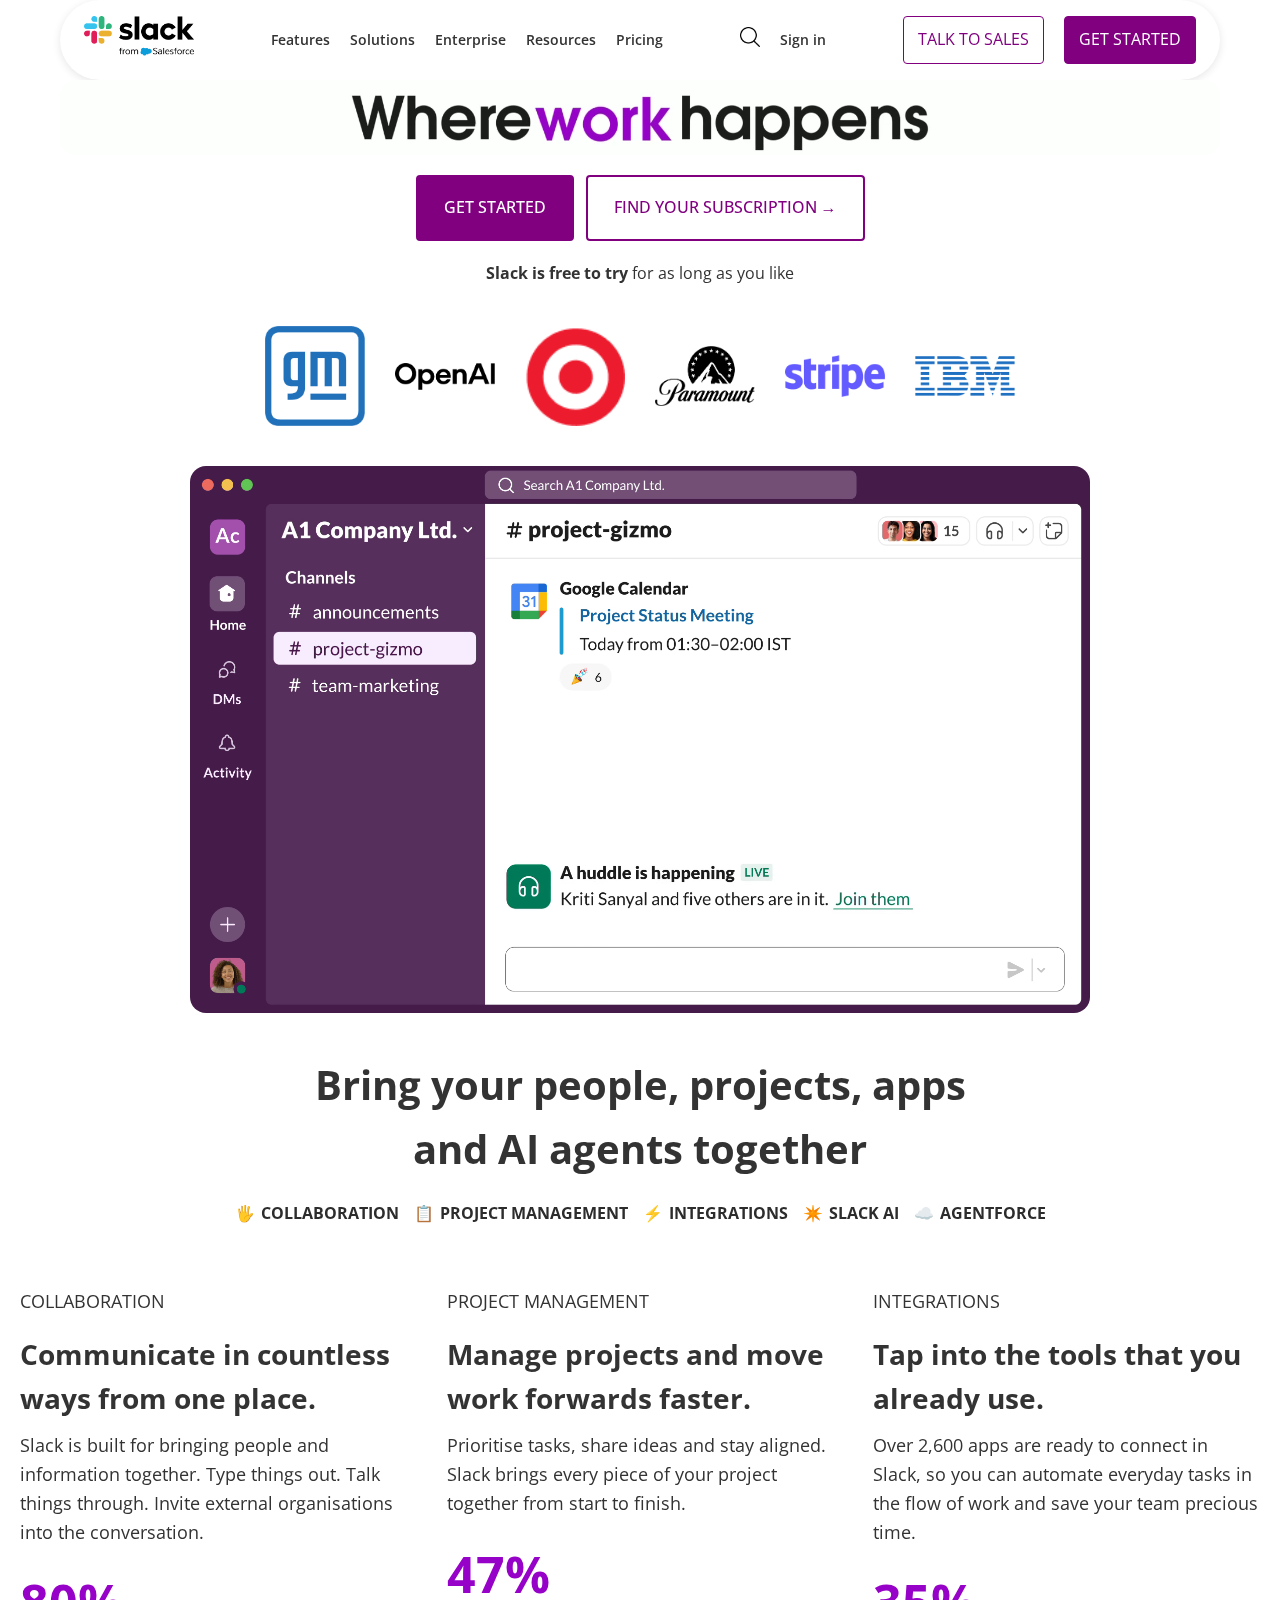
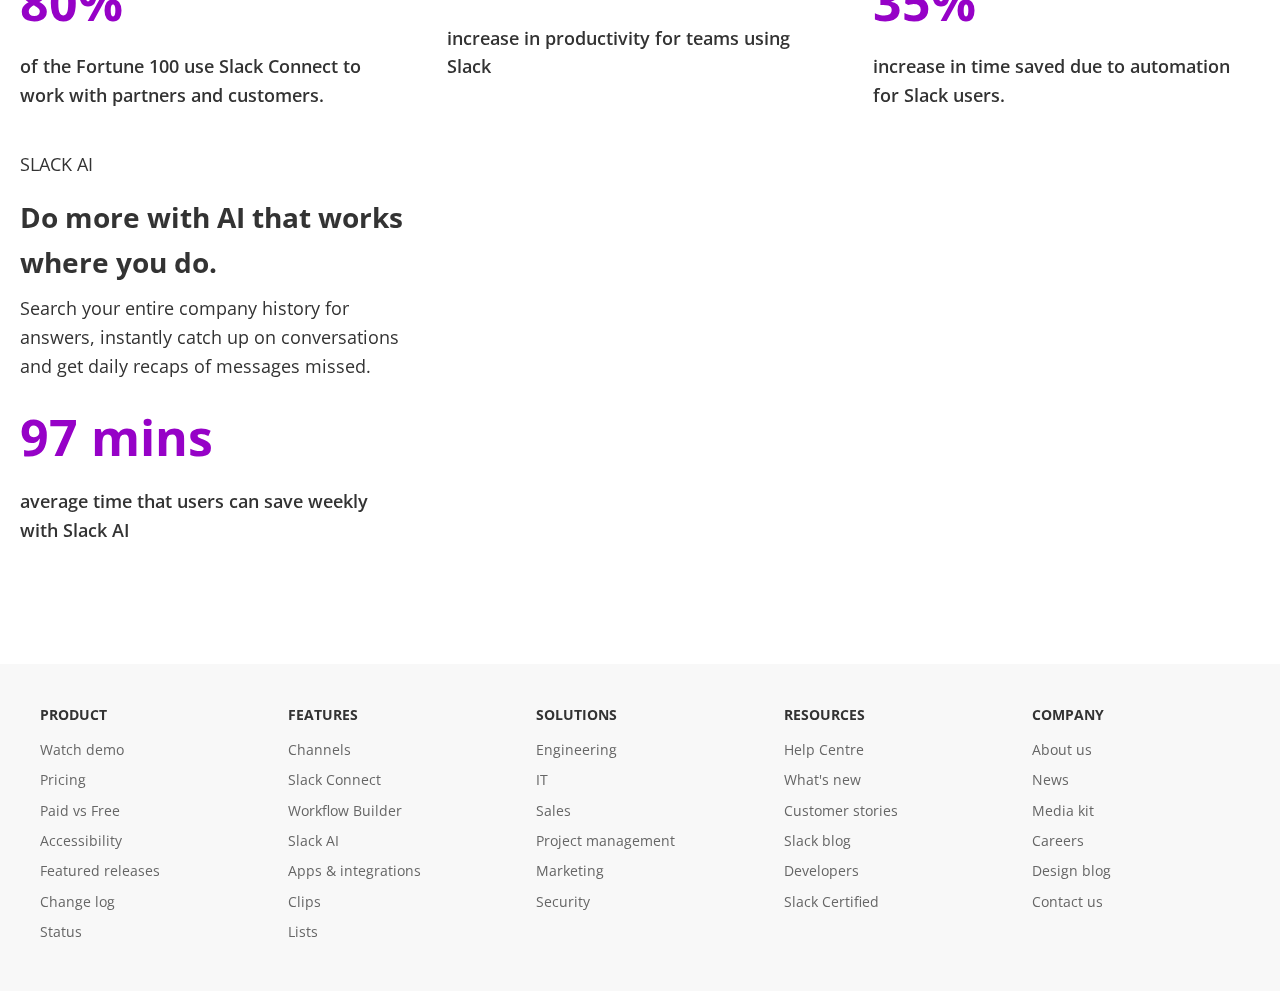
<file: index.html>
<!DOCTYPE html>
<html lang="en">
<head>
  <meta charset="UTF-8" />
  <meta name="viewport" content="width=device-width, initial-scale=1.0" />
  <title>Slack</title>
  <link href="https://fonts.googleapis.com/css2?family=Open+Sans:wght@400;500;700&display=swap" rel="stylesheet">
  <link rel="stylesheet" href="style.css">
</head>
<body>
  <div class="centered-container">
    <header>
      <nav>
        <div class="logo-section">
          <img src="slack-logo.png" alt="Slack Logo">
        </div>
        <div class="nav-links">
          <a href="#">Features</a>
          <a href="#">Solutions</a>
          <a href="#">Enterprise</a>
          <a href="#">Resources</a>
          <a href="#">Pricing</a>
        </div>
        <div class="search-sign">
          <a href="#"><img src="search-interface-symbol.png" alt="Search" height="20"></a>
          <a href="#">Sign in</a>
        </div>
        <div class="auth-buttons">
          <a href="contact-sales.html" class="talk-btn">TALK TO SALES</a>
          <a href="get-started.html" class="start-btn">GET STARTED</a>
        </div>
      </nav>
    </header>

    <div class="moto-video-loop">
      <video src="hp-headline.en-GB@2x.mp4" autoplay muted loop playsinline></video>
    </div>

    <div class="mid-buttons">
      <a href="get-started.html" class="start-btn">GET STARTED</a>
      <a href="subscriptions.html" class="talk-btn">FIND YOUR SUBSCRIPTION →</a>
    </div>

    <p style="text-align:center;"><strong>Slack is free to try</strong> for as long as you like</p>

    <div class="companies">
      <img src="logo-gm-small@2x.png" alt="GM">
      <img src="logo-openai-small@2x.png" alt="OpenAI">
      <img src="logo-target-small@2x.png" alt="Target">
      <img src="logo-paramount-small@2x.png" alt="Paramount">
      <img src="logo-stripe-small@2x.png" alt="Stripe">
      <img src="logo-ibm-small@2x.png" alt="IBM">
    </div>
  </div>

  <div class="usage-video">
    <video src="webdrive.webm" autoplay muted loop playsinline></video>
  </div>

  <h1>Bring your people, projects, apps<br> and AI agents together</h1>

  <div class="tags">
    <div class="tag">🖐️ <span>COLLABORATION</span></div>
    <div class="tag">📋 <span>PROJECT MANAGEMENT</span></div>
    <div class="tag">⚡ <span>INTEGRATIONS</span></div>
    <div class="tag">✴️ <span>SLACK AI</span></div>
    <div class="tag">☁️ <span>AGENTFORCE</span></div>
  </div>

  <div class="tags-explanation">
    <div class="tags-1">
      <p>COLLABORATION</p>
      <h2>Communicate in countless ways from one place.</h2>
      <p>Slack is built for bringing people and information together. Type things out. Talk things through. Invite external organisations into the conversation.</p>
      <div class="text-number">80%</div>
      <div class="text-info">of the Fortune 100 use Slack Connect to work with partners and customers.</div>
    </div>

    <div class="tags-1">
      <p>PROJECT MANAGEMENT</p>
      <h2>Manage projects and move work forwards faster.</h2>
      <p>Prioritise tasks, share ideas and stay aligned. Slack brings every piece of your project together from start to finish.</p>
      <div class="text-number">47%</div>
      <div class="text-info">increase in productivity for teams using Slack</div>
    </div>

    <div class="tags-1">
      <p>INTEGRATIONS</p>
      <h2>Tap into the tools that you already use.</h2>
      <p>Over 2,600 apps are ready to connect in Slack, so you can automate everyday tasks in the flow of work and save your team precious time.</p>
      <div class="text-number">35%</div>
      <div class="text-info">increase in time saved due to automation for Slack users.</div>
    </div>

    <div class="tags-1">
      <p>SLACK AI</p>
      <h2>Do more with AI that works where you do.</h2>
      <p>Search your entire company history for answers, instantly catch up on conversations and get daily recaps of messages missed.</p>
      <div class="text-number">97 mins</div>
      <div class="text-info">average time that users can save weekly with Slack AI</div>
    </div>
  </div>

  <footer>
    <div class="footer-container">
      <div class="footer-section">
        <h4>PRODUCT</h4>
        <a href="#">Watch demo</a>
        <a href="#">Pricing</a>
        <a href="#">Paid vs Free</a>
        <a href="#">Accessibility</a>
        <a href="#">Featured releases</a>
        <a href="#">Change log</a>
        <a href="#">Status</a>
      </div>
      <div class="footer-section">
        <h4>FEATURES</h4>
        <a href="#">Channels</a>
        <a href="#">Slack Connect</a>
        <a href="#">Workflow Builder</a>
        <a href="#">Slack AI</a>
        <a href="#">Apps & integrations</a>
        <a href="#">Clips</a>
        <a href="#">Lists</a>
      </div>
      <div class="footer-section">
        <h4>SOLUTIONS</h4>
        <a href="#">Engineering</a>
        <a href="#">IT</a>
        <a href="#">Sales</a>
        <a href="#">Project management</a>
        <a href="#">Marketing</a>
        <a href="#">Security</a>
      </div>
      <div class="footer-section">
        <h4>RESOURCES</h4>
        <a href="#">Help Centre</a>
        <a href="#">What's new</a>
        <a href="#">Customer stories</a>
        <a href="#">Slack blog</a>
        <a href="#">Developers</a>
        <a href="#">Slack Certified</a>
      </div>
      <div class="footer-section">
        <h4>COMPANY</h4>
        <a href="#">About us</a>
        <a href="#">News</a>
        <a href="#">Media kit</a>
        <a href="#">Careers</a>
        <a href="#">Design blog</a>
        <a href="#">Contact us</a>
      </div>
    </div>
  </footer>
</body>
</html>
</file>
<file: style.css>
* {
  box-sizing: border-box;
  margin: 0;
  padding: 0;
  text-decoration: none;
}

body {
  font-family: 'Open Sans', sans-serif;
  background-color: #fff;
  color: #333;
  line-height: 1.6;
}

.centered-container {
  max-width: 1200px;
  margin: 0 auto;
  padding: 0 20px;
}

header nav {
  display: flex;
  justify-content: space-between;
  align-items: center;
  padding: 16px 24px;
  border-radius: 50px;
  background: #fff;
  box-shadow: 0 2px 8px rgba(0, 0, 0, 0.1);
  flex-wrap: wrap;
}

.logo-section img {
  height: 40px;
}

.nav-links, .search-sign, .auth-buttons {
  display: flex;
  gap: 20px;
  align-items: center;
}

.nav-links a,
.search-sign a {
  text-decoration: none;
  font-weight: 600;
  font-size: 14px;
  color: #333;
  transition: color 0.3s ease;
}

.nav-links a:hover,
.search-sign a:hover {
  color: purple;
}

.auth-buttons a {
  padding: 10px 14px;
  border-radius: 4px;
  border: 1px solid purple;
}

.talk-btn{
  background: white;
  color: purple;
}

.talk-btn:hover {
  background: #f3e8ff;
}

.start-btn {
  background: purple;
  color: #fff;
}

.start-btn:hover {
  background: #6a0dad;
}

.moto-video-loop video,
.usage-video video {
  width: 100%;
  border-radius: 16px;
  display: block;
}

.mid-buttons {
  display: flex;
  justify-content: center;
  gap: 12px;
  margin: 20px 0;
}

.mid-buttons a {
  padding: 18px 26px;
  border: 2px solid purple;
  border-radius: 4px;
  font-size: 16px;
  font-weight: 500;
  text-decoration: none;
  transition: background-color 0.3s ease;
}

.companies {
  display: flex;
  justify-content: center;
  gap: 30px;
  flex-wrap: wrap;
  margin: 40px 0;
}

.companies img {
  width: 100px;
  object-fit: contain;
}

.usage-video {
  max-width: 900px;
  margin: 40px auto;
}

h1 {
  text-align: center;
  font-size: 2.5rem;
  font-weight: 700;
  margin: 40px 0 20px;
}

.tags {
  display: flex;
  flex-wrap: wrap;
  justify-content: center;
  gap: 15px;
  font-weight: 500;
}

.tag {
  display: flex;
  align-items: center;
  gap: 6px;
  color: #2c2c2c;
}

.tag span {
  font-weight: bold;
}

.tags-explanation {
  display: grid;
  grid-template-columns: repeat(auto-fit, minmax(300px, 1fr));
  gap: 40px;
  padding: 60px 20px;
}

.tags-1 h2 {
  font-size: 1.75rem;
  margin: 10px 0;
}

.tags-1 p {
  font-size: 1.125rem;
  margin-bottom: 1rem;
}

.text-number {
  font-size: 3.125rem;
  color: #9602c7;
  font-weight: 700;
  margin-bottom: 10px;
}

.text-info {
  font-size: 1.125rem;
  font-weight: 600;
  color: #333;
}

footer {
  background: #f8f8f8;
  padding: 40px 20px;
  margin-top: 60px;
  font-size: 14px;
  color: #666;
}

.footer-container {
  max-width: 1200px;
  margin: 0 auto;
  display: grid;
  grid-template-columns: repeat(auto-fit, minmax(150px, 1fr));
  gap: 40px;
}

.footer-section h4 {
  margin-bottom: 12px;
  font-weight: 700;
  color: #333;
}

.footer-section a {
  display: block;
  text-decoration: none;
  color: #666;
  margin-bottom: 8px;
  transition: color 0.3s;
}

.footer-section a:hover {
  color: purple;
}
</file>
